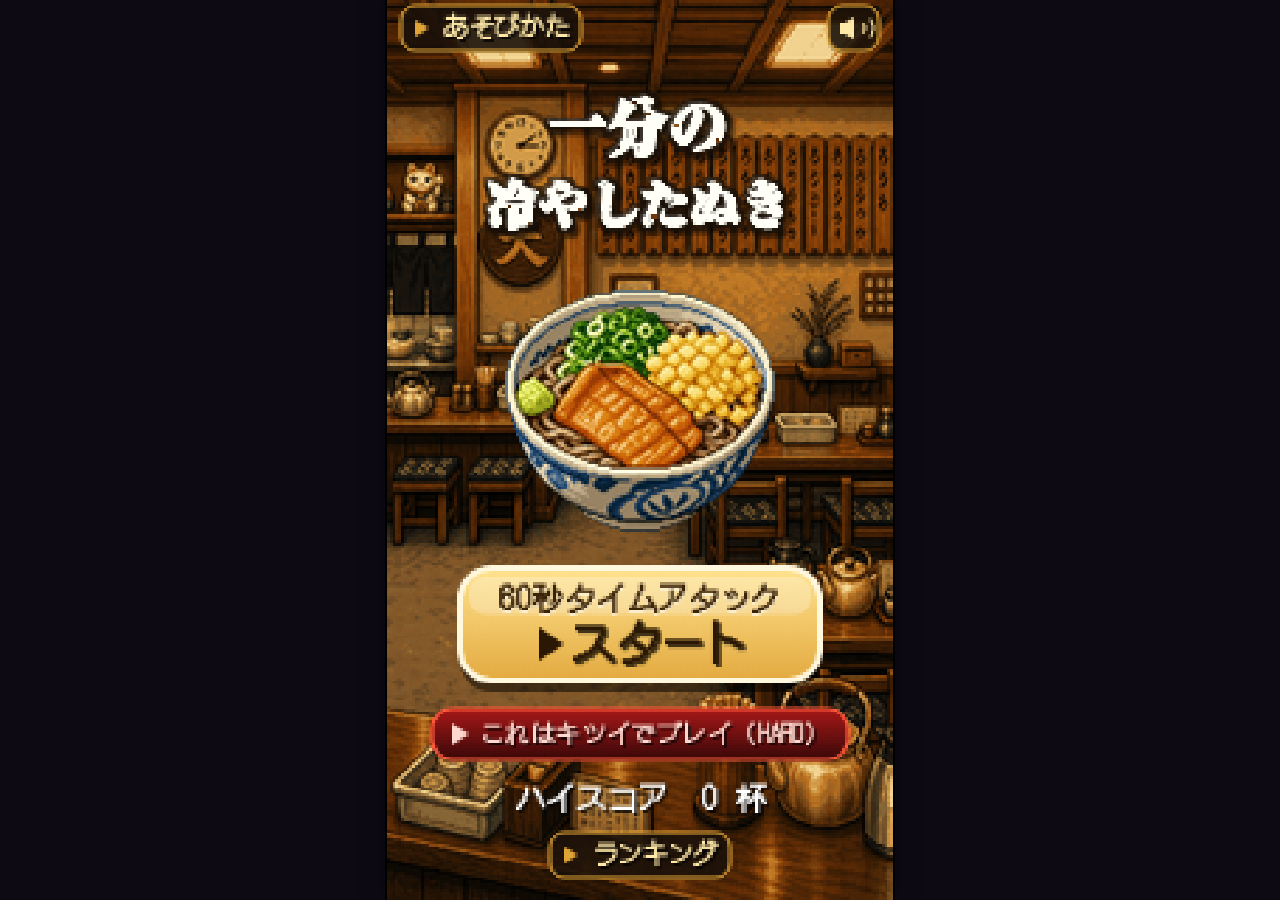
<file: index.html>
<!DOCTYPE html>
<html lang="ja">
<head>
  <meta charset="UTF-8">
  <!-- Google Tag Manager -->
  <script>(function(w,d,s,l,i){w[l]=w[l]||[];w[l].push({'gtm.start':
  new Date().getTime(),event:'gtm.js'});var f=d.getElementsByTagName(s)[0],
  j=d.createElement(s),dl=l!='dataLayer'?'&l='+l:'';j.async=true;j.src=
  'https://www.googletagmanager.com/gtm.js?id='+i+dl;f.parentNode.insertBefore(j,f);
  })(window,document,'script','dataLayer','GTM-N5T5V6X6');</script>
  <!-- End Google Tag Manager -->
  <meta name="viewport" content="width=device-width, initial-scale=1.0, maximum-scale=1.0, user-scalable=no, viewport-fit=cover">
  <meta name="theme-color" content="#0d0a14">
  <title>一分の冷やしたぬき</title>
  <link rel="icon" type="image/png" href="assets/bowl_done.png">
  <meta name="description" content="冷やしたぬきタイムアタック。60秒で何杯出せるか競う爽快フリック盛り付けゲーム。">
  <meta property="og:type" content="website">
  <meta property="og:url" content="https://hiyashi-tanuki.pages.dev/">
  <meta property="og:title" content="一分の冷やしたぬき">
  <meta property="og:description" content="冷やしたぬきタイムアタック。60秒で何杯出せるか競う爽快フリック盛り付けゲーム。">
  <meta property="og:image" content="https://hiyashi-tanuki.pages.dev/assets/ogp.png">
  <meta property="og:image:secure_url" content="https://hiyashi-tanuki.pages.dev/assets/ogp.png">
  <meta property="og:image:type" content="image/png">
  <meta property="og:image:width" content="1200">
  <meta property="og:image:height" content="630">
  <meta property="og:image:alt" content="一分の冷やしたぬき">
  <meta name="twitter:card" content="summary_large_image">
  <meta name="twitter:title" content="一分の冷やしたぬき">
  <meta name="twitter:description" content="冷やしたぬきタイムアタック。60秒で何杯出せるか競う爽快フリック盛り付けゲーム。">
  <meta name="twitter:image" content="https://hiyashi-tanuki.pages.dev/assets/ogp.png">
  <link rel="stylesheet" href="style.css">
</head>
<body>
  <!-- Google Tag Manager (noscript) -->
  <noscript><iframe src="https://www.googletagmanager.com/ns.html?id=GTM-N5T5V6X6"
  height="0" width="0" style="display:none;visibility:hidden"></iframe></noscript>
  <!-- End Google Tag Manager (noscript) -->
  <div id="stage">
    <!-- 表示用canvas。実サイズ(×dpr)とCSSサイズは game.js が設定する。
         描画は 180×320 のオフスクリーンに行い、ここへ nearest-neighbor で一括拡大する -->
    <canvas id="view"></canvas>
  </div>

  <!-- ランキング登録の名前入力（canvasの上に重ねるモーダル。スマホのキーボードが出る） -->
  <div id="nameModal" hidden>
    <div class="name-box">
      <p class="name-title">ランキングに登録</p>
      <input id="nameInput" type="text" maxlength="6" placeholder="なまえ" autocomplete="off" autocapitalize="off" spellcheck="false">
      <p class="name-hint">なまえは6文字まで</p>
      <div class="name-actions">
        <button id="nameCancel" type="button">やめる</button>
        <button id="nameOk" type="button">登録する</button>
      </div>
    </div>
  </div>

  <!-- 「これはキツイ」再戦時：ドッキリ画像 出す/出さない の確認（登録モーダルと同じ体裁） -->
  <div id="scareModal" hidden>
    <div class="name-box">
      <p class="name-title">ドッキリ画像を出しますか？</p>
      <div class="name-actions">
        <button id="scareNo" type="button">いいえ<span class="btn-sub">出さない</span></button>
        <button id="scareYes" type="button">はい<span class="btn-sub">出す</span></button>
      </div>
    </div>
  </div>

  <!-- ランキング設定 → ゲーム本体。非モジュール。 -->
  <script src="config.js"></script>
  <script src="game.js"></script>
</body>
</html>
</file>
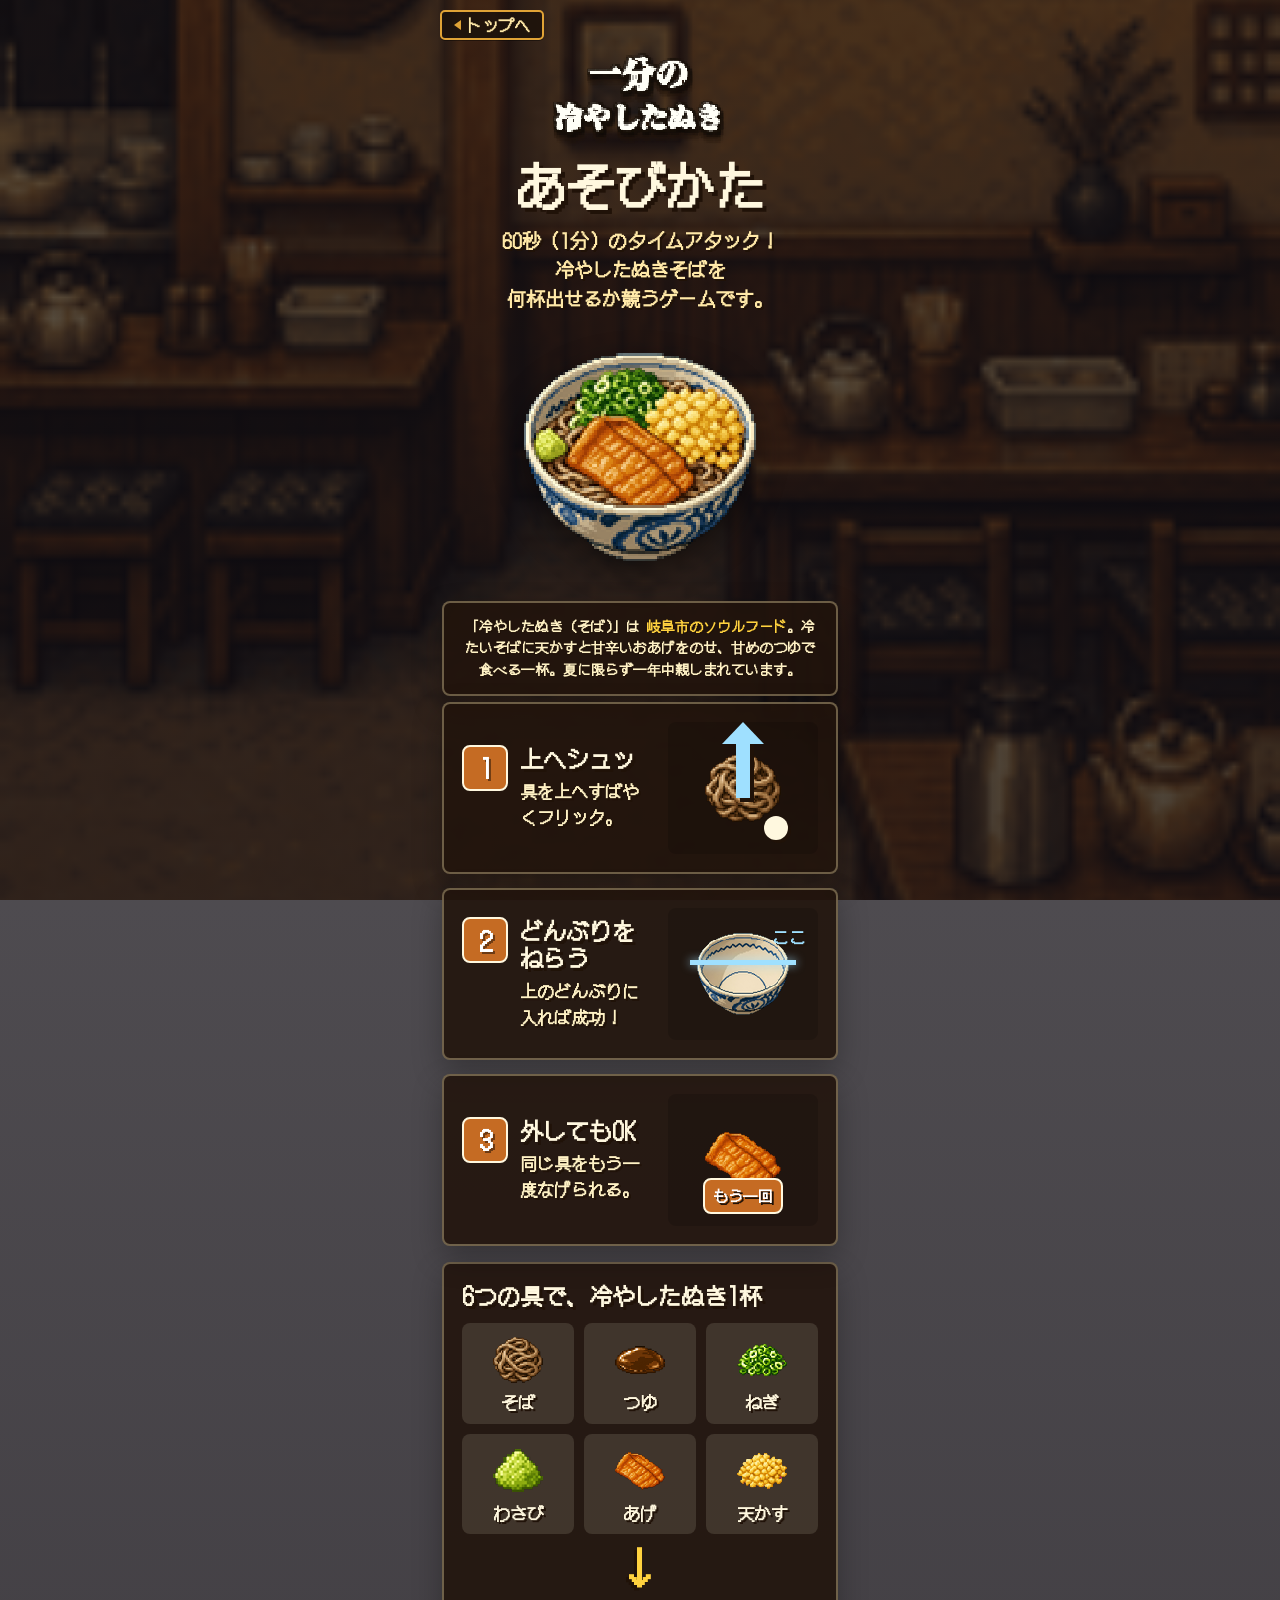
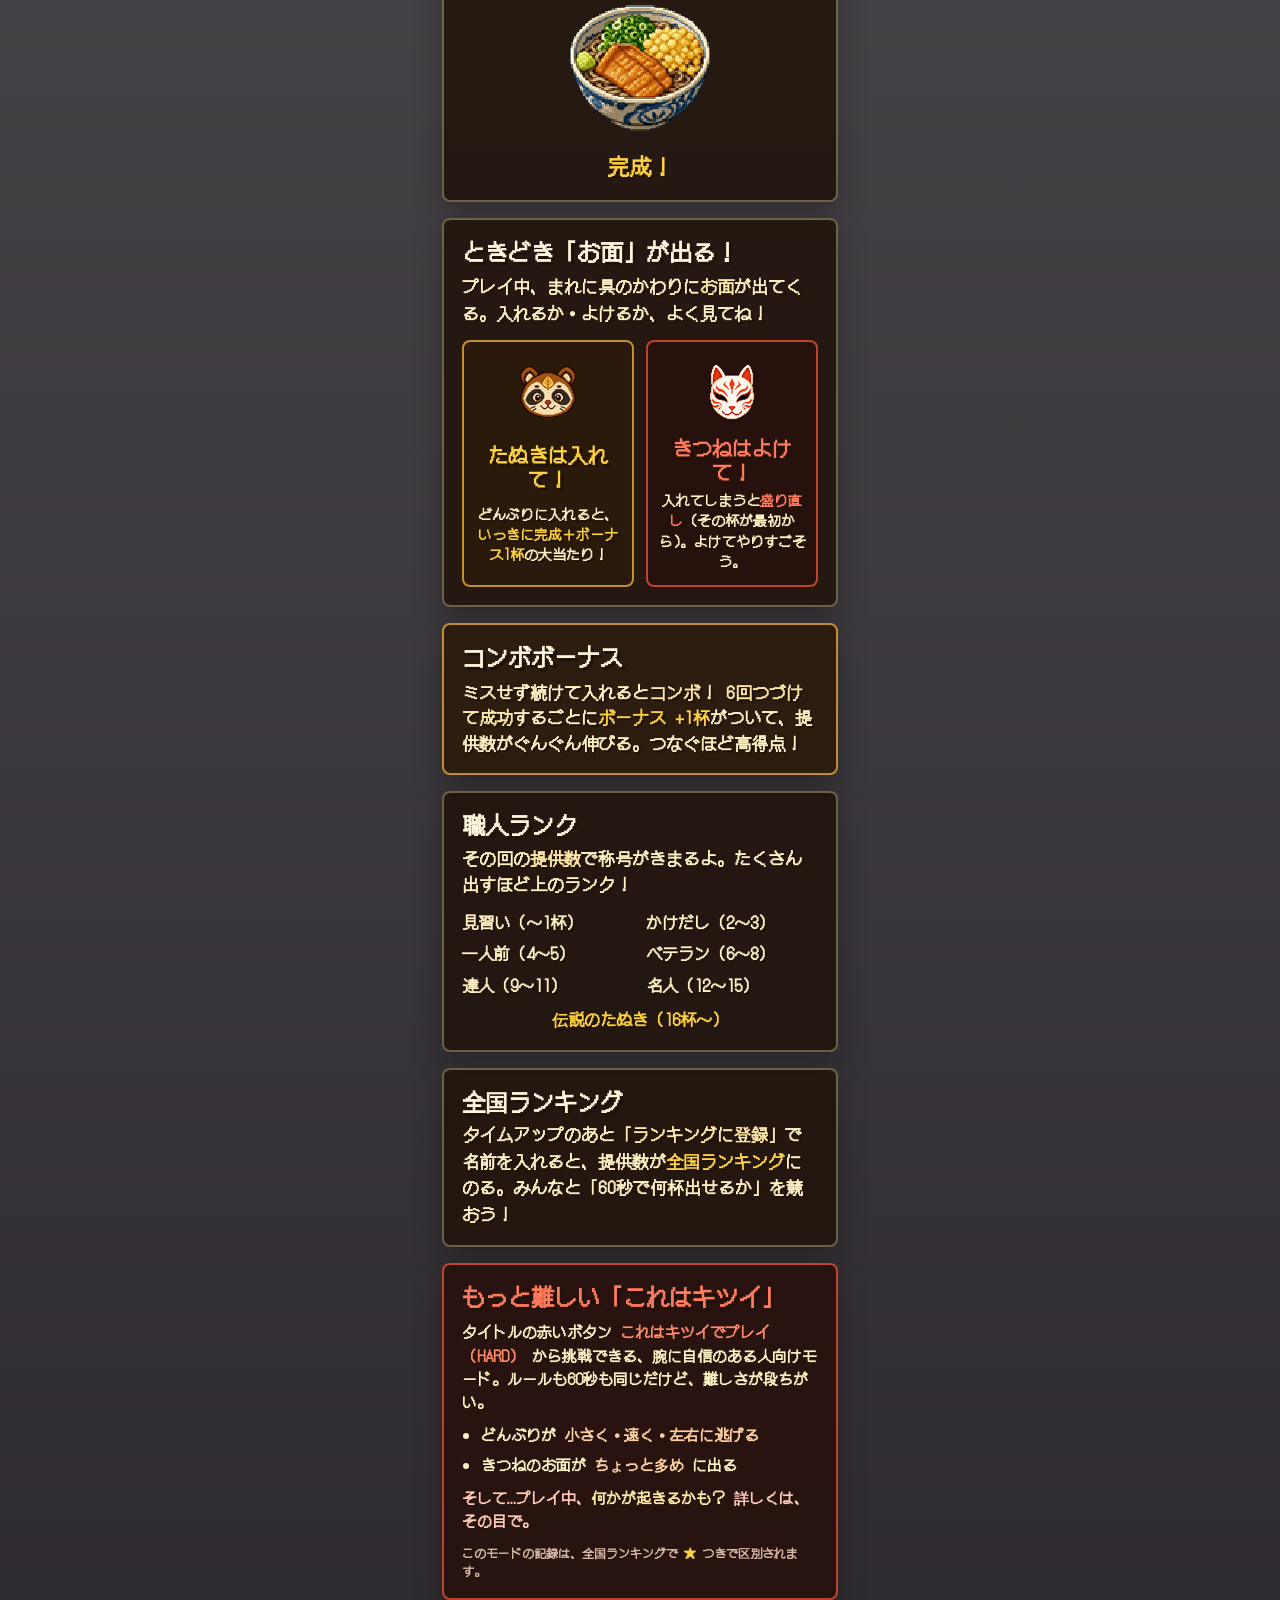
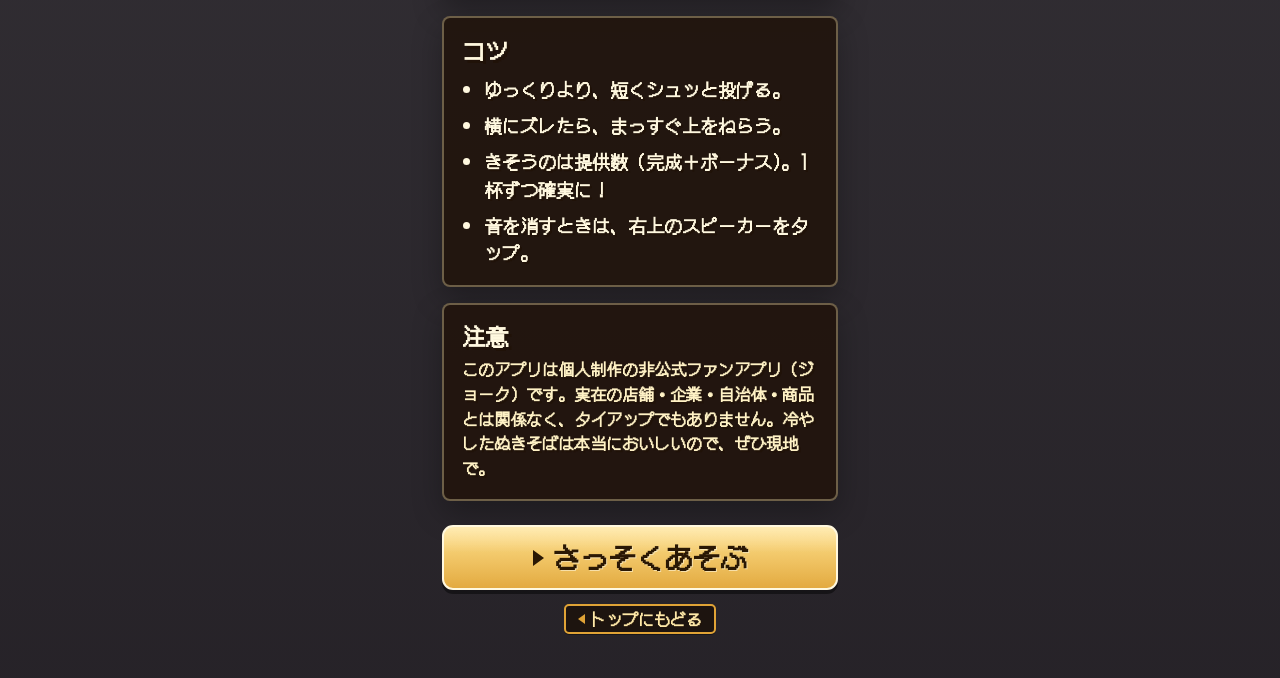
<file: howto.html>
<!DOCTYPE html>
<html lang="ja">
<head>
  <meta charset="UTF-8">
  <!-- Google Tag Manager -->
  <script>(function(w,d,s,l,i){w[l]=w[l]||[];w[l].push({'gtm.start':
  new Date().getTime(),event:'gtm.js'});var f=d.getElementsByTagName(s)[0],
  j=d.createElement(s),dl=l!='dataLayer'?'&l='+l:'';j.async=true;j.src=
  'https://www.googletagmanager.com/gtm.js?id='+i+dl;f.parentNode.insertBefore(j,f);
  })(window,document,'script','dataLayer','GTM-N5T5V6X6');</script>
  <!-- End Google Tag Manager -->
  <!-- トップ(ゲーム)と同じ「固定横幅をスクリーンに合わせて表示」。レスポンシブにしない。 -->
  <meta name="viewport" content="width=420">
  <meta name="theme-color" content="#141016">
  <title>あそびかた | 一分の冷やしたぬき</title>
  <link rel="icon" type="image/png" href="assets/bowl_done.png">
  <meta name="description" content="一分の冷やしたぬきのあそびかた。フリックで具を上のどんぶりへ盛りつけ、60秒で何杯出せるか競うゲームです。">
  <link rel="stylesheet" href="howto.css">
</head>
<body>
  <!-- Google Tag Manager (noscript) -->
  <noscript><iframe src="https://www.googletagmanager.com/ns.html?id=GTM-N5T5V6X6"
  height="0" width="0" style="display:none;visibility:hidden"></iframe></noscript>
  <!-- End Google Tag Manager (noscript) -->
  <a class="nav-btn back" href="index.html">トップへ</a>

  <header class="page-head">
    <img class="head-logo" src="assets/title_logo.png" alt="一分の冷やしたぬき">
    <h1>あそびかた</h1>
    <p class="lead">60秒（1分）のタイムアタック！<br>冷やしたぬきそばを<br>何杯出せるか競うゲームです。</p>
  </header>

  <main>
    <figure class="hero">
      <img class="hero-bowl" src="assets/bowl_done.png" alt="完成した冷やしたぬき">
    </figure>

    <section class="local-note" aria-label="ご当地メモ">
      <p>「冷やしたぬき（そば）」は <b class="hi">岐阜市のソウルフード</b>。冷たいそばに<b>天かす</b>と甘辛い<b>おあげ</b>をのせ、甘めのつゆで食べる一杯。夏に限らず<b>一年中</b>親しまれています。</p>
    </section>

    <section class="steps" aria-label="基本のあそびかた">
      <article class="step">
        <div class="step-copy">
          <span class="num">1</span>
          <div>
            <h2>上へシュッ</h2>
            <p>具を上へすばやくフリック。</p>
          </div>
        </div>
        <figure class="diagram flick-diagram" aria-label="上へフリックする図">
          <img src="assets/soba.png" alt="">
          <span class="arrow-up"></span>
          <span class="finger-dot"></span>
        </figure>
      </article>

      <article class="step">
        <div class="step-copy">
          <span class="num">2</span>
          <div>
            <h2>どんぶりをねらう</h2>
            <p>上のどんぶりに入れば成功！</p>
          </div>
        </div>
        <figure class="diagram bowl-diagram" aria-label="どんぶりをねらう図">
          <img src="assets/bowl_empty.png" alt="">
          <span class="target-line"></span>
          <span class="target-label">ここ</span>
        </figure>
      </article>

      <article class="step">
        <div class="step-copy">
          <span class="num">3</span>
          <div>
            <h2>外してもOK</h2>
            <p>同じ具をもう一度なげられる。</p>
          </div>
        </div>
        <figure class="diagram retry-diagram" aria-label="もう一度投げる図">
          <img src="assets/age.png" alt="">
          <span class="retry-arrow">もう一回</span>
        </figure>
      </article>
    </section>

    <section class="order" aria-label="1杯ができるまで">
      <h2>6つの具で、冷やしたぬき1杯</h2>
      <div class="assembly-flow">
        <ul class="foods">
          <li><span class="food-img"><img src="assets/soba.png" alt=""></span><span class="food-name">そば</span></li>
          <li><span class="food-img"><img src="assets/tsuyu.png" alt=""></span><span class="food-name">つゆ</span></li>
          <li><span class="food-img"><img src="assets/negi.png" alt=""></span><span class="food-name">ねぎ</span></li>
          <li><span class="food-img"><img src="assets/wasabi.png" alt=""></span><span class="food-name">わさび</span></li>
          <li><span class="food-img"><img src="assets/age.png" alt=""></span><span class="food-name">あげ</span></li>
          <li><span class="food-img"><img src="assets/tenkasu.png" alt=""></span><span class="food-name">天かす</span></li>
        </ul>
        <div class="merge-mark" aria-hidden="true">→</div>
        <figure class="complete-figure">
          <img src="assets/bowl_done.png" alt="完成した冷やしたぬき">
          <figcaption>完成！</figcaption>
        </figure>
      </div>
    </section>

    <section class="masks" aria-label="お面アイテム">
      <h2>ときどき「お面」が出る！</h2>
      <p>プレイ中、まれに具のかわりに<b>お面</b>が出てくる。入れるか・よけるか、よく見てね！</p>
      <div class="mask-cards">
        <article class="mask-card good">
          <span class="mask-img"><img src="assets/tanuki_mask.png" alt="たぬきのお面"></span>
          <h3 class="hi">たぬきは入れて！</h3>
          <p>どんぶりに入れると、<b class="hi">いっきに完成＋ボーナス1杯</b>の大当たり！</p>
        </article>
        <article class="mask-card bad">
          <span class="mask-img"><img src="assets/kitsune_mask.png" alt="きつねのお面"></span>
          <h3 class="warn">きつねはよけて！</h3>
          <p>入れてしまうと<b class="warn">盛り直し</b>（その杯が最初から）。よけてやりすごそう。</p>
        </article>
      </div>
    </section>

    <section class="combo" aria-label="コンボボーナス">
      <h2>コンボボーナス</h2>
      <p>ミスせず続けて入れると<b>コンボ</b>！ <b>6回つづけて成功</b>するごとに<b class="hi">ボーナス +1杯</b>がついて、提供数がぐんぐん伸びる。つなぐほど高得点！</p>
    </section>

    <section class="rank-info" aria-label="職人ランク">
      <h2>職人ランク</h2>
      <p>その回の<b>提供数</b>で称号がきまるよ。たくさん出すほど上のランク！</p>
      <ul class="rank-list">
        <li>見習い（〜1杯）</li>
        <li>かけだし（2〜3）</li>
        <li>一人前（4〜5）</li>
        <li>ベテラン（6〜8）</li>
        <li>達人（9〜11）</li>
        <li>名人（12〜15）</li>
        <li class="rank-top"><b class="hi">伝説のたぬき（16杯〜）</b></li>
      </ul>
    </section>

    <section class="ranking-info" aria-label="全国ランキング">
      <h2>全国ランキング</h2>
      <p>タイムアップのあと<b>「ランキングに登録」</b>で名前を入れると、提供数が<b class="hi">全国ランキング</b>にのる。みんなと「60秒で何杯出せるか」を競おう！</p>
    </section>

    <section class="hard" aria-label="これはキツイモード">
      <h2 class="warn">もっと難しい「これはキツイ」</h2>
      <p>タイトルの赤いボタン <b class="warn">これはキツイでプレイ（HARD）</b> から挑戦できる、腕に自信のある人向けモード。ルールも60秒も同じだけど、難しさが段ちがい。</p>
      <ul>
        <li>どんぶりが <b>小さく・速く・左右に逃げる</b></li>
        <li>きつねのお面が <b>ちょっと多め</b> に出る</li>
      </ul>
      <p class="tease">そして…プレイ中、<b>何かが起きるかも？</b> 詳しくは、その目で。</p>
      <p class="caution">このモードの記録は、全国ランキングで <b class="hi">★</b> つきで区別されます。</p>
    </section>

    <section class="tips" aria-label="コツ">
      <h2>コツ</h2>
      <ul>
        <li>ゆっくりより、短くシュッと投げる。</li>
        <li>横にズレたら、まっすぐ上をねらう。</li>
        <li>きそうのは提供数（完成＋ボーナス）。1杯ずつ確実に！</li>
        <li>音を消すときは、右上のスピーカーをタップ。</li>
      </ul>
    </section>

    <section class="notice" aria-label="注意">
      <h2>注意</h2>
      <p>このアプリは個人制作の非公式ファンアプリ（ジョーク）です。実在の店舗・企業・自治体・商品とは関係なく、タイアップでもありません。冷やしたぬきそばは本当においしいので、ぜひ現地で。</p>
    </section>

    <div class="actions" aria-label="ゲームへのリンク">
      <a class="play-btn" href="index.html?play=1">さっそくあそぶ</a>
      <a class="nav-btn" href="index.html">トップにもどる</a>
    </div>
  </main>
</body>
</html>
</file>
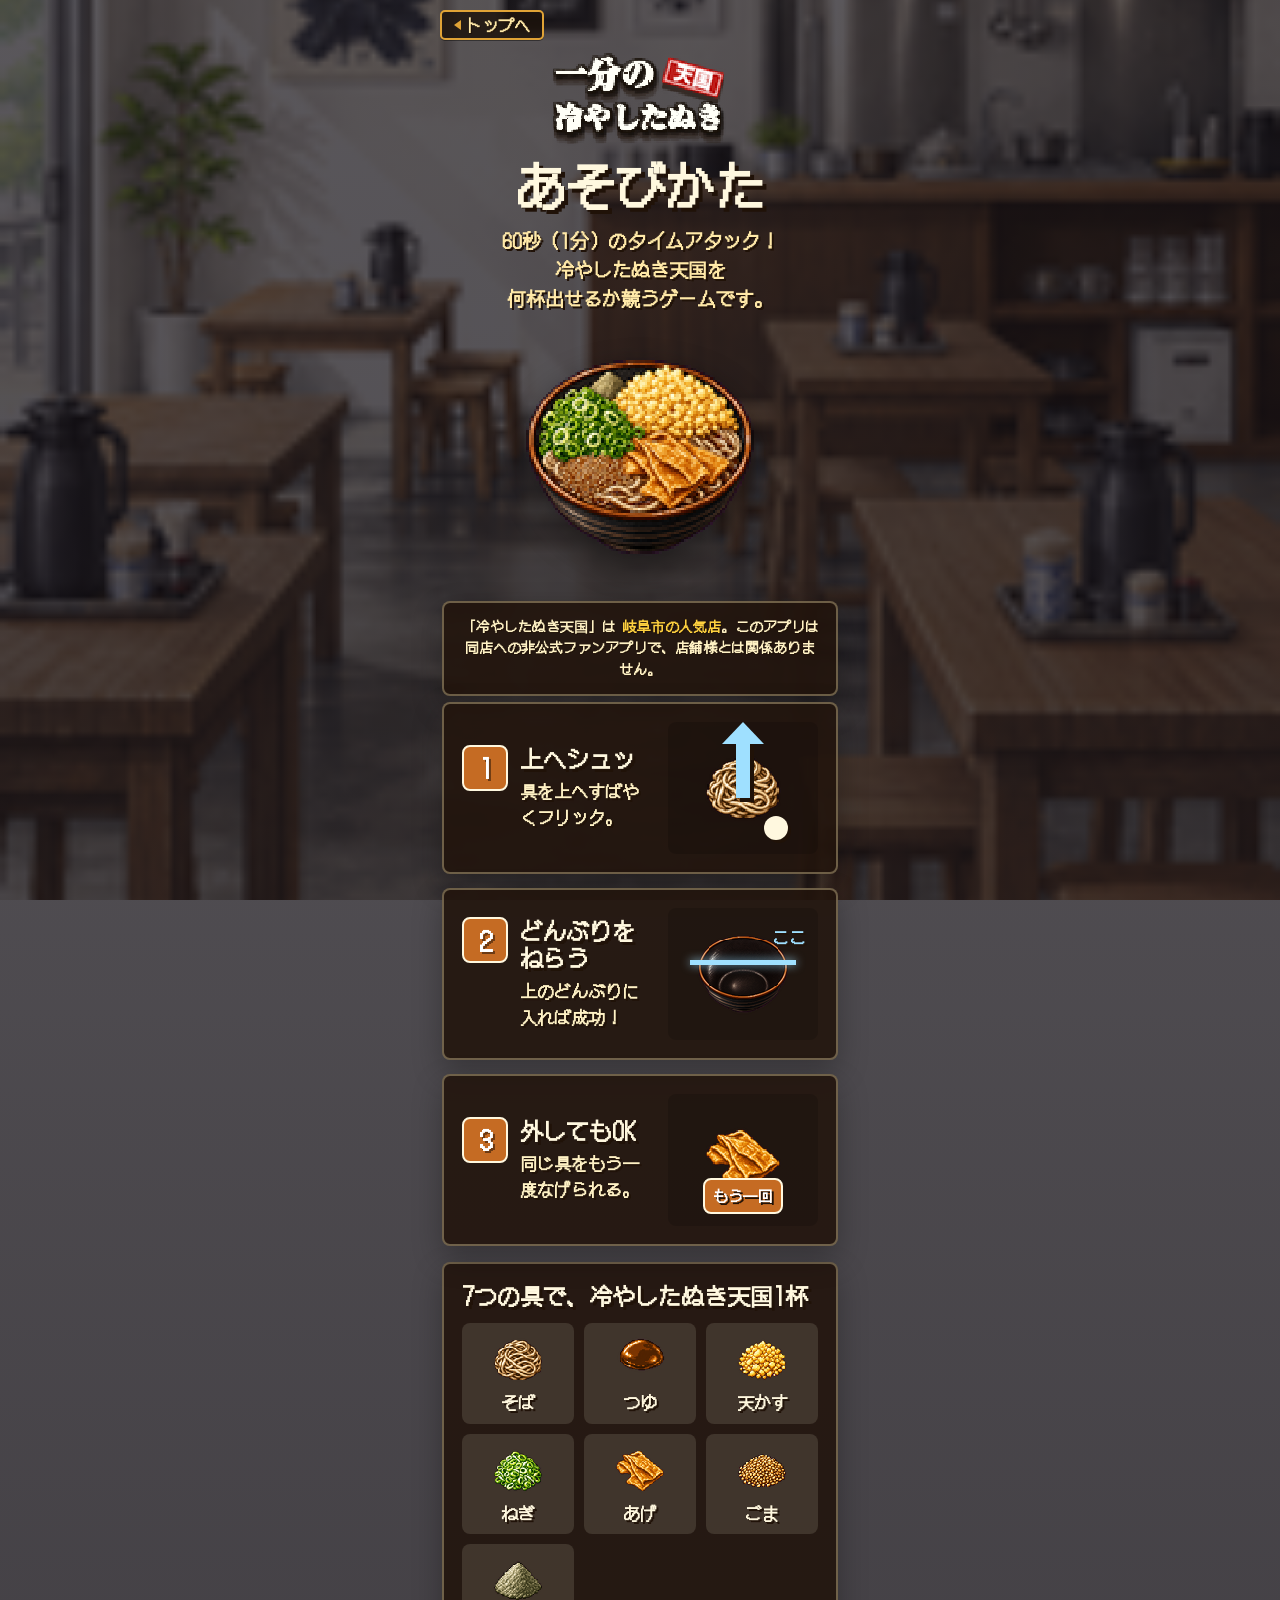
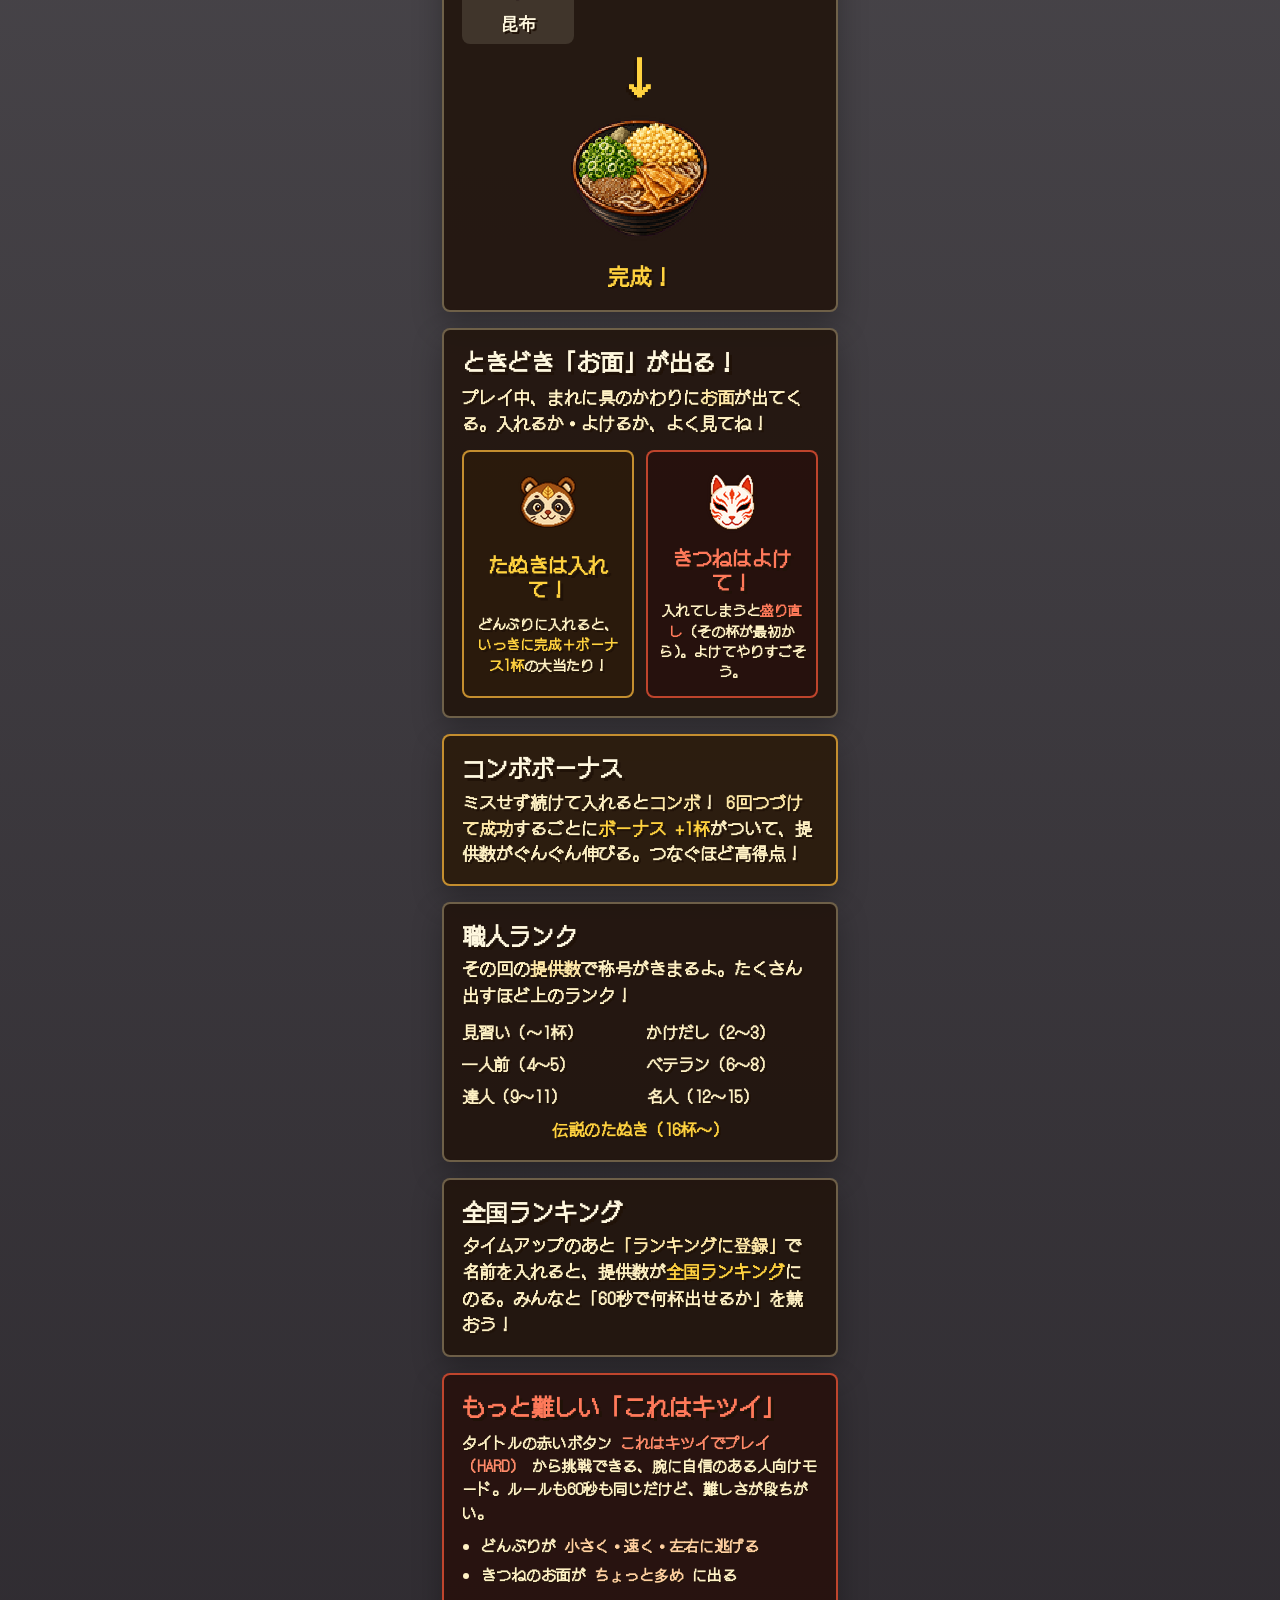
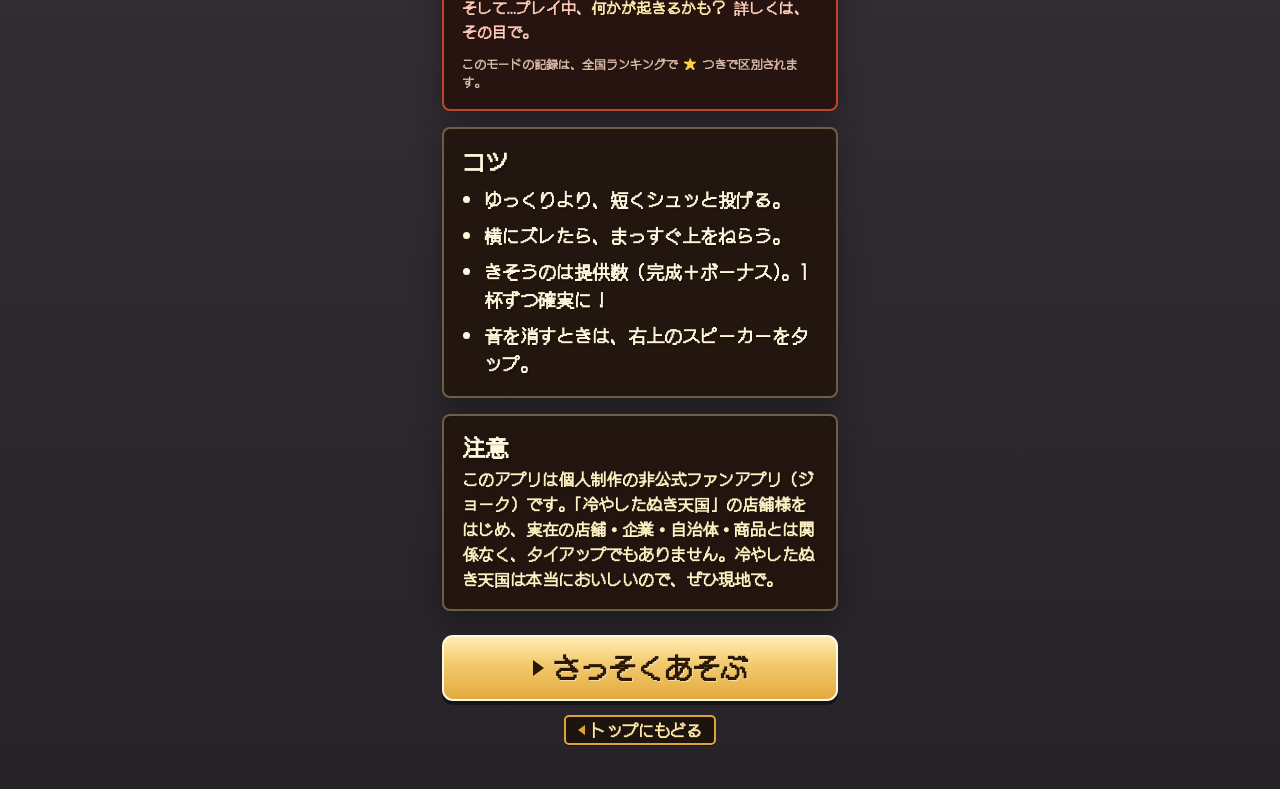
<file: howto_tengoku.html>
<!DOCTYPE html>
<html lang="ja">
<head>
  <meta charset="UTF-8">
  <!-- Google Tag Manager -->
  <script>(function(w,d,s,l,i){w[l]=w[l]||[];w[l].push({'gtm.start':
  new Date().getTime(),event:'gtm.js'});var f=d.getElementsByTagName(s)[0],
  j=d.createElement(s),dl=l!='dataLayer'?'&l='+l:'';j.async=true;j.src=
  'https://www.googletagmanager.com/gtm.js?id='+i+dl;f.parentNode.insertBefore(j,f);
  })(window,document,'script','dataLayer','GTM-N5T5V6X6');</script>
  <!-- End Google Tag Manager -->
  <!-- トップ(ゲーム)と同じ「固定横幅をスクリーンに合わせて表示」。レスポンシブにしない。 -->
  <meta name="viewport" content="width=420">
  <meta name="theme-color" content="#141016">
  <title>あそびかた | 冷やしたぬき天国</title>
  <link rel="icon" type="image/png" href="assets/bowl_tengoku.png">
  <meta name="description" content="冷やしたぬき天国のあそびかた。岐阜の人気店をテーマに、フリックで具を上のどんぶりへ盛りつけ、60秒で何杯出せるか競うゲームです。">
  <link rel="stylesheet" href="howto.css">
  <style>
    /* 天国版は背景を店舗(モダン)に差し替え（howto.cssは共有のためここで上書き） */
    html {
      background:
        linear-gradient(rgba(20, 16, 22, 0.70), rgba(20, 16, 22, 0.92)),
        url("assets/background_tengoku.png") center / cover fixed;
    }
  </style>
</head>
<body>
  <!-- Google Tag Manager (noscript) -->
  <noscript><iframe src="https://www.googletagmanager.com/ns.html?id=GTM-N5T5V6X6"
  height="0" width="0" style="display:none;visibility:hidden"></iframe></noscript>
  <!-- End Google Tag Manager (noscript) -->
  <a class="nav-btn back" href="tengoku.html">トップへ</a>

  <header class="page-head">
    <img class="head-logo" src="assets/title_logo_tengoku_lockup.png" alt="一分の冷やしたぬき 天国版">
    <h1>あそびかた</h1>
    <p class="lead">60秒（1分）のタイムアタック！<br>冷やしたぬき天国を<br>何杯出せるか競うゲームです。</p>
  </header>

  <main>
    <figure class="hero">
      <img class="hero-bowl" src="assets/bowl_tengoku.png" alt="完成した冷やしたぬき天国">
    </figure>

    <section class="local-note" aria-label="店舗紹介">
      <p>「冷やしたぬき天国」は <b class="hi">岐阜市の人気店</b>。このアプリは同店への<b>非公式ファンアプリ</b>で、店舗様とは関係ありません。</p>
    </section>

    <section class="steps" aria-label="基本のあそびかた">
      <article class="step">
        <div class="step-copy">
          <span class="num">1</span>
          <div>
            <h2>上へシュッ</h2>
            <p>具を上へすばやくフリック。</p>
          </div>
        </div>
        <figure class="diagram flick-diagram" aria-label="上へフリックする図">
          <img src="assets/tengoku_soba.png" alt="">
          <span class="arrow-up"></span>
          <span class="finger-dot"></span>
        </figure>
      </article>

      <article class="step">
        <div class="step-copy">
          <span class="num">2</span>
          <div>
            <h2>どんぶりをねらう</h2>
            <p>上のどんぶりに入れば成功！</p>
          </div>
        </div>
        <figure class="diagram bowl-diagram" aria-label="どんぶりをねらう図">
          <img src="assets/bowl_tengoku_empty.png" alt="">
          <span class="target-line"></span>
          <span class="target-label">ここ</span>
        </figure>
      </article>

      <article class="step">
        <div class="step-copy">
          <span class="num">3</span>
          <div>
            <h2>外してもOK</h2>
            <p>同じ具をもう一度なげられる。</p>
          </div>
        </div>
        <figure class="diagram retry-diagram" aria-label="もう一度投げる図">
          <img src="assets/tengoku_age.png" alt="">
          <span class="retry-arrow">もう一回</span>
        </figure>
      </article>
    </section>

    <section class="order" aria-label="1杯ができるまで">
      <h2>7つの具で、冷やしたぬき天国1杯</h2>
      <div class="assembly-flow">
        <ul class="foods">
          <li><span class="food-img"><img src="assets/tengoku_soba.png" alt=""></span><span class="food-name">そば</span></li>
          <li><span class="food-img"><img src="assets/tengoku_tsuyu.png" alt=""></span><span class="food-name">つゆ</span></li>
          <li><span class="food-img"><img src="assets/tengoku_tenkasu.png" alt=""></span><span class="food-name">天かす</span></li>
          <li><span class="food-img"><img src="assets/tengoku_negi.png" alt=""></span><span class="food-name">ねぎ</span></li>
          <li><span class="food-img"><img src="assets/tengoku_age.png" alt=""></span><span class="food-name">あげ</span></li>
          <li><span class="food-img"><img src="assets/tengoku_goma.png" alt=""></span><span class="food-name">ごま</span></li>
          <li><span class="food-img"><img src="assets/tengoku_kombu.png" alt=""></span><span class="food-name">昆布</span></li>
        </ul>
        <div class="merge-mark" aria-hidden="true">→</div>
        <figure class="complete-figure">
          <img src="assets/bowl_tengoku.png" alt="完成した冷やしたぬき天国">
          <figcaption>完成！</figcaption>
        </figure>
      </div>
    </section>

    <section class="masks" aria-label="お面アイテム">
      <h2>ときどき「お面」が出る！</h2>
      <p>プレイ中、まれに具のかわりに<b>お面</b>が出てくる。入れるか・よけるか、よく見てね！</p>
      <div class="mask-cards">
        <article class="mask-card good">
          <span class="mask-img"><img src="assets/tanuki_mask.png" alt="たぬきのお面"></span>
          <h3 class="hi">たぬきは入れて！</h3>
          <p>どんぶりに入れると、<b class="hi">いっきに完成＋ボーナス1杯</b>の大当たり！</p>
        </article>
        <article class="mask-card bad">
          <span class="mask-img"><img src="assets/kitsune_mask.png" alt="きつねのお面"></span>
          <h3 class="warn">きつねはよけて！</h3>
          <p>入れてしまうと<b class="warn">盛り直し</b>（その杯が最初から）。よけてやりすごそう。</p>
        </article>
      </div>
    </section>

    <section class="combo" aria-label="コンボボーナス">
      <h2>コンボボーナス</h2>
      <p>ミスせず続けて入れると<b>コンボ</b>！ <b>6回つづけて成功</b>するごとに<b class="hi">ボーナス +1杯</b>がついて、提供数がぐんぐん伸びる。つなぐほど高得点！</p>
    </section>

    <section class="rank-info" aria-label="職人ランク">
      <h2>職人ランク</h2>
      <p>その回の<b>提供数</b>で称号がきまるよ。たくさん出すほど上のランク！</p>
      <ul class="rank-list">
        <li>見習い（〜1杯）</li>
        <li>かけだし（2〜3）</li>
        <li>一人前（4〜5）</li>
        <li>ベテラン（6〜8）</li>
        <li>達人（9〜11）</li>
        <li>名人（12〜15）</li>
        <li class="rank-top"><b class="hi">伝説のたぬき（16杯〜）</b></li>
      </ul>
    </section>

    <section class="ranking-info" aria-label="全国ランキング">
      <h2>全国ランキング</h2>
      <p>タイムアップのあと<b>「ランキングに登録」</b>で名前を入れると、提供数が<b class="hi">全国ランキング</b>にのる。みんなと「60秒で何杯出せるか」を競おう！</p>
    </section>

    <section class="hard" aria-label="これはキツイモード">
      <h2 class="warn">もっと難しい「これはキツイ」</h2>
      <p>タイトルの赤いボタン <b class="warn">これはキツイでプレイ（HARD）</b> から挑戦できる、腕に自信のある人向けモード。ルールも60秒も同じだけど、難しさが段ちがい。</p>
      <ul>
        <li>どんぶりが <b>小さく・速く・左右に逃げる</b></li>
        <li>きつねのお面が <b>ちょっと多め</b> に出る</li>
      </ul>
      <p class="tease">そして…プレイ中、<b>何かが起きるかも？</b> 詳しくは、その目で。</p>
      <p class="caution">このモードの記録は、全国ランキングで <b class="hi">★</b> つきで区別されます。</p>
    </section>

    <section class="tips" aria-label="コツ">
      <h2>コツ</h2>
      <ul>
        <li>ゆっくりより、短くシュッと投げる。</li>
        <li>横にズレたら、まっすぐ上をねらう。</li>
        <li>きそうのは提供数（完成＋ボーナス）。1杯ずつ確実に！</li>
        <li>音を消すときは、右上のスピーカーをタップ。</li>
      </ul>
    </section>

    <section class="notice" aria-label="注意">
      <h2>注意</h2>
      <p>このアプリは個人制作の非公式ファンアプリ（ジョーク）です。「冷やしたぬき天国」の店舗様をはじめ、実在の店舗・企業・自治体・商品とは関係なく、タイアップでもありません。冷やしたぬき天国は本当においしいので、ぜひ現地で。</p>
    </section>

    <div class="actions" aria-label="ゲームへのリンク">
      <a class="play-btn" href="tengoku.html?play=1">さっそくあそぶ</a>
      <a class="nav-btn" href="tengoku.html">トップにもどる</a>
    </div>
  </main>
</body>
</html>
</file>
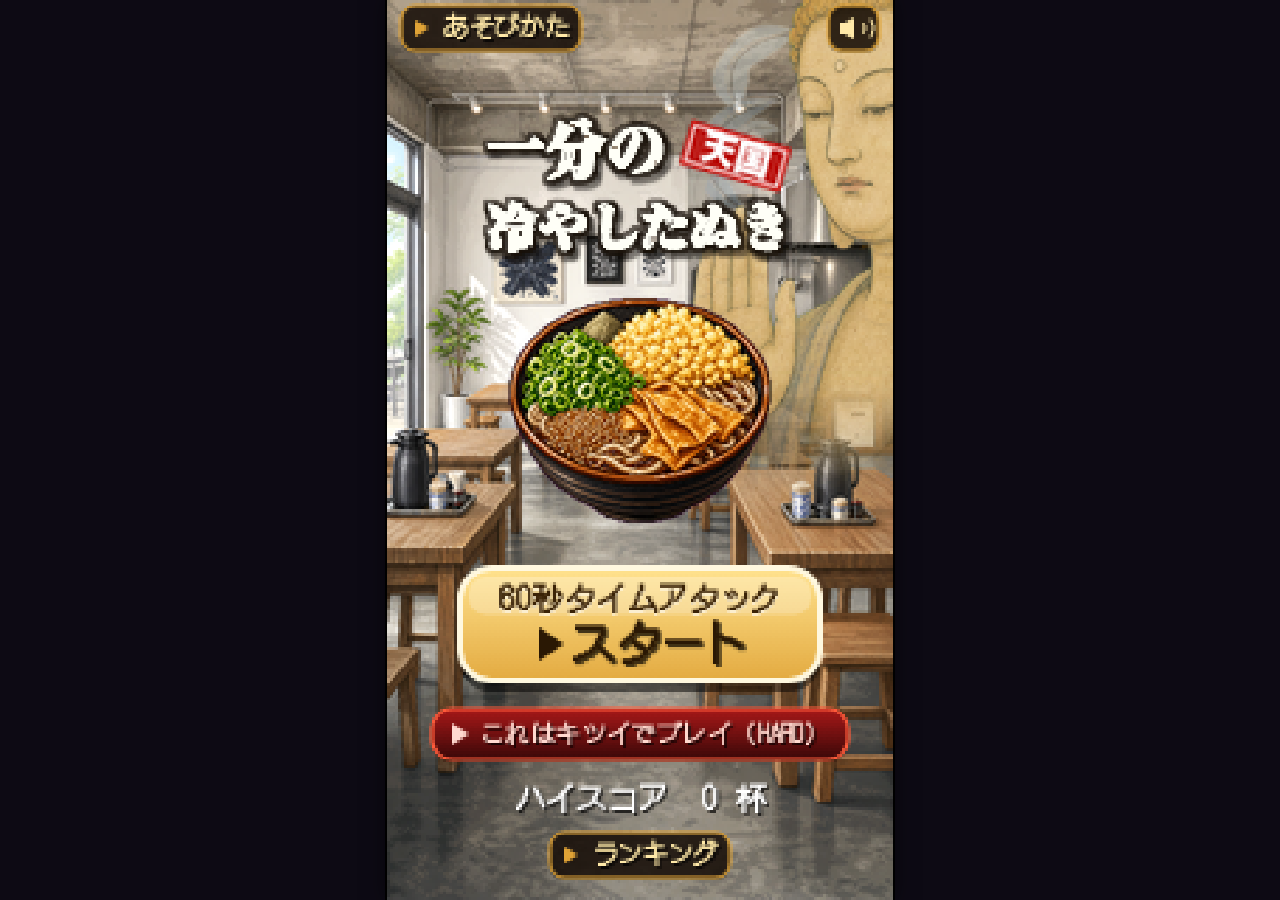
<file: tengoku.html>
<!DOCTYPE html>
<html lang="ja">
<head>
  <meta charset="UTF-8">
  <!-- Google Tag Manager -->
  <script>(function(w,d,s,l,i){w[l]=w[l]||[];w[l].push({'gtm.start':
  new Date().getTime(),event:'gtm.js'});var f=d.getElementsByTagName(s)[0],
  j=d.createElement(s),dl=l!='dataLayer'?'&l='+l:'';j.async=true;j.src=
  'https://www.googletagmanager.com/gtm.js?id='+i+dl;f.parentNode.insertBefore(j,f);
  })(window,document,'script','dataLayer','GTM-N5T5V6X6');</script>
  <!-- End Google Tag Manager -->
  <meta name="viewport" content="width=device-width, initial-scale=1.0, maximum-scale=1.0, user-scalable=no, viewport-fit=cover">
  <meta name="theme-color" content="#0d0a14">
  <title>冷やしたぬき天国</title>
  <link rel="icon" type="image/png" href="assets/bowl_tengoku.png">
  <meta name="description" content="冷やしたぬき天国版。岐阜の人気店をテーマにした、60秒で何杯出せるか競う爽快フリック盛り付けゲーム。">
  <meta property="og:type" content="website">
  <meta property="og:url" content="https://hiyashi-tanuki.pages.dev/tengoku">
  <meta property="og:title" content="冷やしたぬき天国">
  <meta property="og:description" content="冷やしたぬき天国版。岐阜の人気店をテーマにした、60秒で何杯出せるか競う爽快フリック盛り付けゲーム。">
  <meta property="og:image" content="https://hiyashi-tanuki.pages.dev/assets/ogp_tengoku.png">
  <meta property="og:image:secure_url" content="https://hiyashi-tanuki.pages.dev/assets/ogp_tengoku.png">
  <meta property="og:image:type" content="image/png">
  <meta property="og:image:width" content="1200">
  <meta property="og:image:height" content="630">
  <meta property="og:image:alt" content="冷やしたぬき天国">
  <meta name="twitter:card" content="summary_large_image">
  <meta name="twitter:title" content="冷やしたぬき天国">
  <meta name="twitter:description" content="冷やしたぬき天国版。岐阜の人気店をテーマにした、60秒で何杯出せるか競う爽快フリック盛り付けゲーム。">
  <meta name="twitter:image" content="https://hiyashi-tanuki.pages.dev/assets/ogp_tengoku.png">
  <link rel="stylesheet" href="style.css">
</head>
<body>
  <!-- Google Tag Manager (noscript) -->
  <noscript><iframe src="https://www.googletagmanager.com/ns.html?id=GTM-N5T5V6X6"
  height="0" width="0" style="display:none;visibility:hidden"></iframe></noscript>
  <!-- End Google Tag Manager (noscript) -->
  <div id="stage">
    <!-- 表示用canvas。実サイズ(×dpr)とCSSサイズは game.js が設定する。
         描画は 180×320 のオフスクリーンに行い、ここへ nearest-neighbor で一括拡大する -->
    <canvas id="view"></canvas>
  </div>

  <!-- ランキング登録の名前入力（canvasの上に重ねるモーダル。スマホのキーボードが出る） -->
  <div id="nameModal" hidden>
    <div class="name-box">
      <p class="name-title">ランキングに登録</p>
      <input id="nameInput" type="text" maxlength="6" placeholder="なまえ" autocomplete="off" autocapitalize="off" spellcheck="false">
      <p class="name-hint">なまえは6文字まで</p>
      <div class="name-actions">
        <button id="nameCancel" type="button">やめる</button>
        <button id="nameOk" type="button">登録する</button>
      </div>
    </div>
  </div>

  <!-- 「これはキツイ」再戦時：ドッキリ画像 出す/出さない の確認（登録モーダルと同じ体裁） -->
  <div id="scareModal" hidden>
    <div class="name-box">
      <p class="name-title">ドッキリ画像を出しますか？</p>
      <div class="name-actions">
        <button id="scareNo" type="button">いいえ<span class="btn-sub">出さない</span></button>
        <button id="scareYes" type="button">はい<span class="btn-sub">出す</span></button>
      </div>
    </div>
  </div>

  <!-- ランキング設定 → ゲーム本体。非モジュール。 -->
  <script>window.GAME_VERSION='tengoku';</script>
  <script src="config.js"></script>
  <script src="game.js"></script>
</body>
</html>
</file>
<file: style.css>
/* 冷やしたぬきそば — レトロ・ドット絵ゲーム
   論理解像度 180×320 を nearest-neighbor で拡大表示する */

/* レトロなドットフォント。assets/fonts/ にファイルを置くと反映（未配置でも丸ゴシックにフォールバック）。
   woff2 優先・ttf は file:// 直開きのフォールバック。Codex がフォントファイルを配置する想定。 */
@font-face {
  font-family: "PixelFont";
  src: url("assets/fonts/pixel.woff2") format("woff2"),
       url("assets/fonts/pixel.ttf") format("truetype");
  font-weight: normal;
  font-style: normal;
  font-display: swap;
}

* {
  margin: 0;
  padding: 0;
  box-sizing: border-box;
}

html, body {
  width: 100%;
  height: 100%;
  background: #0d0a14;
  overflow: hidden;
  -webkit-tap-highlight-color: transparent;
  -webkit-user-select: none;
  user-select: none;
  touch-action: none;
  overscroll-behavior: none;
}

#stage {
  position: fixed;
  inset: 0;
  display: flex;
  align-items: center;
  justify-content: center;
  /* 切り欠き(ノッチ)対応 */
  padding: env(safe-area-inset-top) env(safe-area-inset-right) env(safe-area-inset-bottom) env(safe-area-inset-left);
}

#view {
  /* ドット絵をくっきり拡大（nearest-neighbor） */
  image-rendering: pixelated;
  image-rendering: crisp-edges;
  touch-action: none;
  display: block;
  background: #000;
  /* レトロな縁取り */
  box-shadow: 0 0 0 2px #000, 0 0 20px rgba(0, 0, 0, 0.6);
}

/* ============ モーダル（名前入力／ドッキリ確認。canvasの上に重ねる・共通体裁） ============ */
#nameModal,
#scareModal {
  position: fixed;
  inset: 0;
  z-index: 10;
  display: flex;
  align-items: center;
  justify-content: center;
  padding: 16px;
  background: rgba(0, 0, 0, 0.62);
  -webkit-tap-highlight-color: transparent;
}

#nameModal[hidden],
#scareModal[hidden] { display: none; }

.name-box {
  width: min(300px, 90%);
  padding: 18px 16px 16px;
  border: 2px solid #caa24a;
  border-radius: 12px;
  background: linear-gradient(#2b1b0e, #1b1009);
  box-shadow: 0 12px 36px rgba(0, 0, 0, 0.5);
  text-align: center;
  font-family: "PixelFont", "Hiragino Maru Gothic ProN", "Yu Gothic", sans-serif;
  color: #fff8df;
}

.name-title {
  margin: 0 0 12px;
  font-size: 18px;
  font-weight: 900;
  color: #ffd23f;
  text-shadow: 2px 2px 0 #201208;
}

#nameInput {
  width: 100%;
  min-height: 44px;
  padding: 8px 12px;
  border: 2px solid #e0a336;
  border-radius: 8px;
  background: rgba(255, 248, 223, 0.96);
  color: #201208;
  font-family: inherit;
  font-size: 20px;
  font-weight: 900;
  text-align: center;
  outline: none;
}

#nameInput::placeholder { color: #9c8a66; }

.name-hint {
  margin: 8px 0 0;
  font-size: 12px;
  font-weight: 700;
  color: #c9b483;
  text-shadow: 1px 1px 0 #201208;
}

.name-actions {
  display: flex;
  gap: 10px;
  margin-top: 14px;
}

.name-actions button {
  flex: 1;
  min-height: 46px;
  border-radius: 10px;
  font-family: inherit;
  font-size: 17px;
  font-weight: 900;
  cursor: pointer;
}

/* 登録「登録する」と ドッキリ「はい・出す」＝金の主ボタン */
#nameOk,
#scareYes {
  border: 2px solid #fff8df;
  background: linear-gradient(#ffe28e, #e3aa40);
  color: #2a1804;
  box-shadow: 0 3px 0 rgba(0, 0, 0, 0.4);
  text-shadow: 1px 1px 0 rgba(255, 248, 223, 0.6);
}

/* 登録「やめる」と ドッキリ「いいえ・出さない」＝暗色の副ボタン */
#nameCancel,
#scareNo {
  border: 2px solid #e0a336;
  background: rgba(28, 18, 10, 0.82);
  color: #ffe9a8;
  text-shadow: 1px 1px 0 #201208;
}

/* ドッキリ確認モーダルのサブ文言（出す/出さない）。ボタン色は登録モーダルと共通配色。 */
.btn-sub {
  display: block;
  font-size: 11px;
  font-weight: 700;
  opacity: 0.85;
  margin-top: 1px;
}
</file>
<file: howto.css>
@font-face {
  font-family: "PixelFont";
  src: url("assets/fonts/pixel.woff2") format("woff2"),
       url("assets/fonts/pixel.ttf") format("truetype");
  font-weight: normal;
  font-style: normal;
  font-display: swap;
}

* { box-sizing: border-box; }

/* 背景は画面全体。コンテンツは固定420pxの縦カラムで中央に乗せる（トップと同じ固定横幅の作り） */
html {
  min-height: 100%;
  background:
    linear-gradient(rgba(20, 16, 22, 0.70), rgba(20, 16, 22, 0.92)),
    url("assets/background.png") center / cover fixed;
}

body {
  position: relative;
  max-width: 420px;
  min-height: 100vh;
  margin: 0 auto;
  padding: 0 0 44px;
  color: #fff8df;
  font-family: "PixelFont", "Hiragino Kaku Gothic ProN", "Yu Gothic", monospace;
  line-height: 1.55;
  overflow-wrap: anywhere;
  -webkit-font-smoothing: none;
  font-smooth: never;
  text-rendering: optimizeSpeed;
}

a { color: inherit; }
img { max-width: 100%; }

/* ============ ナビボタン（◀ 戻る）＝結果画面の「トップへ」と統一 ============ */
.nav-btn {
  display: inline-flex;
  align-items: center;
  justify-content: center;
  gap: 5px;
  min-height: 30px;
  padding: 4px 12px;
  border: 2px solid #e0a336;
  border-radius: 5px;
  background: rgba(28, 18, 10, 0.82);
  color: #ffe9a8;
  text-decoration: none;
  font-size: 16px;
  font-weight: 900;
  line-height: 1;
  box-shadow: 0 1px 0 rgba(0, 0, 0, 0.4);
  text-shadow: 1px 1px 0 #201208;
}

/* ◀ は DotGothic16 にグリフが無く非ドットになるため、CSSの三角形で描く（canvasボタンの図形描画と統一） */
.nav-btn::before {
  content: "";
  width: 0;
  height: 0;
  border-right: 7px solid #e0a336;
  border-top: 5px solid transparent;
  border-bottom: 5px solid transparent;
}

.back {
  position: absolute;
  top: 10px;
  left: 10px;
  z-index: 2;
}

/* ============ ヘッダー（ロゴ＋あそびかた＋リード）＝センター ============ */
.page-head {
  width: calc(100% - 24px);
  margin: 0 auto;
  padding: 44px 0 6px;          /* ロゴ上に少し余白 */
  text-align: center;
}

.head-logo {
  display: block;
  width: 250px;                 /* 下の「あそびかた」(50px×5字=約250px)と同じ横幅に */
  height: auto;
  margin: 0 auto 2px;
  image-rendering: pixelated;
  filter: drop-shadow(0 6px 0 rgba(32, 18, 8, 0.6));
}

.page-head h1 {
  margin: 0;
  font-size: 50px;
  line-height: 1;
  text-shadow: 4px 4px 0 #201208;
}

.lead {
  margin: 16px 0 0;             /* タイトル「あそびかた」の下に少し余白 */
  font-size: 19px;
  font-weight: 900;
  color: #ffe9a8;
  text-shadow: 2px 2px 0 #201208;
}

main {
  width: calc(100% - 24px);
  margin: 0 auto;
}

/* メインビジュアル（完成丼）。96x96スプライトをドット拡大。手順枠と余白を取る。 */
.hero {
  margin: 22px 0 22px;
  text-align: center;
}

.hero-bowl {
  width: 232px;
  height: auto;
  image-rendering: pixelated;
  filter: drop-shadow(0 12px 16px rgba(0, 0, 0, 0.45));
}

/* ============ 共通カード ============ */
.step,
.order,
.tips,
.notice,
.ranking-info,
.rank-info {
  border: 2px solid rgba(255, 236, 180, 0.34);
  border-radius: 8px;
  background: rgba(33, 20, 12, 0.88);
  box-shadow: 0 12px 30px rgba(0, 0, 0, 0.28);
}

/* コンボでおまけ杯：やりこみの核なので金枠で強調 */
.combo {
  margin-top: 16px;
  padding: 18px;
  border: 2px solid rgba(224, 163, 54, 0.85);
  border-radius: 8px;
  background: rgba(44, 28, 12, 0.92);
  box-shadow: 0 12px 30px rgba(0, 0, 0, 0.28);
}

.combo p {
  margin: 8px 0 0;
  color: #fff2c5;
  font-size: 17px;
  font-weight: 900;
  line-height: 1.5;
  text-shadow: 2px 2px 0 #201208;
}

.combo b, .ranking-info b, .rank-info b { color: #ffe9a8; }
.combo .hi, .ranking-info .hi, .rank-info .hi { color: #ffd23f; }

/* ============ これはキツイ（高難度モード）：危険系なので赤枠で強調 ============ */
.hard {
  margin-top: 16px;
  padding: 18px;
  border: 2px solid rgba(255, 90, 58, 0.7);
  border-radius: 8px;
  background: rgba(40, 18, 14, 0.92);
  box-shadow: 0 12px 30px rgba(0, 0, 0, 0.28);
}
.hard h2.warn { color: #ff7a5a; }
.hard p { margin: 10px 0 0; color: #fff2c5; font-size: 15px; font-weight: 700; line-height: 1.55; text-shadow: 1px 1px 0 #201208; }
.hard p b { color: #ffe9a8; }
.hard p b.warn { color: #ff8a6a; }
.hard p .hi { color: #ffd23f; }
.hard ul { margin: 10px 0 0; padding-left: 1.2em; }
.hard li { color: #fff2c5; font-size: 15px; font-weight: 700; line-height: 1.55; text-shadow: 1px 1px 0 #201208; }
.hard li + li { margin-top: 6px; }
.hard li b { color: #ffd0a0; }
.hard .tease { color: #ffcaba; }
.hard .caution { margin-top: 12px; font-size: 12px; font-weight: 700; color: #d8b9a8; line-height: 1.5; }

/* ============ ご当地メモ（冷やしたぬき＝岐阜市のソウルフード） ============ */
.local-note {
  margin-top: 14px;
  padding: 13px 16px;
  border: 2px solid rgba(255, 236, 180, 0.34);
  border-radius: 8px;
  background: rgba(33, 20, 12, 0.88);
  box-shadow: 0 12px 30px rgba(0, 0, 0, 0.28);
  text-align: center;
}
.local-note p { margin: 0; color: #fff2c5; font-size: 14px; font-weight: 700; line-height: 1.55; text-shadow: 1px 1px 0 #201208; }
.local-note .hi { color: #ffd23f; }

/* ============ お面アイテム（読み合い）：たぬき=入れる(金) / きつね=よける(赤) ============ */
.masks {
  margin-top: 16px;
  padding: 18px;
  border: 2px solid rgba(255, 236, 180, 0.34);
  border-radius: 8px;
  background: rgba(33, 20, 12, 0.88);
  box-shadow: 0 12px 30px rgba(0, 0, 0, 0.28);
}
.masks > p {
  margin: 8px 0 0;
  color: #fff2c5;
  font-size: 17px;
  font-weight: 900;
  text-shadow: 2px 2px 0 #201208;
}
.masks > p b { color: #ffe9a8; }
.mask-cards {
  display: grid;
  grid-template-columns: 1fr 1fr;
  gap: 12px;
  margin-top: 14px;
}
.mask-card {
  display: grid;
  justify-items: center;
  gap: 6px;
  padding: 14px 10px;
  border-radius: 8px;
  text-align: center;
}
.mask-card.good { border: 2px solid rgba(224, 163, 54, 0.85); background: rgba(44, 28, 12, 0.92); }
.mask-card.bad  { border: 2px solid rgba(255, 90, 58, 0.70);  background: rgba(40, 18, 14, 0.92); }
.mask-img {
  display: grid;
  place-items: center;
  width: 72px;
  height: 72px;
}
.mask-img img {
  width: 64px;
  height: 64px;
  object-fit: contain;
  image-rendering: pixelated;
}
.mask-card h3 { margin: 2px 0 0; font-size: 20px; }
.mask-card h3.hi { color: #ffd23f; }
.mask-card h3.warn { color: #ff7a5a; }
.mask-card p {
  margin: 0;
  color: #fff2c5;
  font-size: 14px;
  font-weight: 900;
  line-height: 1.45;
  text-shadow: 2px 2px 0 #201208;
}
.mask-card .hi { color: #ffd23f; }
.mask-card .warn { color: #ff7a5a; }

/* 職人ランク一覧（提供数→称号）。2カラムでコンパクト、最上位は1行使って強調。 */
.rank-list {
  display: grid;
  grid-template-columns: 1fr 1fr;
  gap: 7px 12px;
  margin: 12px 0 0;
  padding: 0;
  list-style: none;
  color: #fff2c5;
  font-size: 16px;
  font-weight: 900;
  text-shadow: 2px 2px 0 #201208;
}
.rank-list .rank-top {
  grid-column: 1 / -1;
  margin-top: 2px;
  text-align: center;
}

h2, h3 {
  margin: 0 0 6px;
  line-height: 1.2;
  text-shadow: 3px 3px 0 #201208;
}

h2 { font-size: 23px; }
h3 { font-size: 25px; }

/* ============ 4ステップ（常に「説明 ｜ 図表150px」の2カラム＝図表が崩れない） ============ */
.steps {
  display: grid;
  grid-template-columns: 1fr;
  gap: 14px;
  margin-top: 6px;
}

.step {
  display: grid;
  grid-template-columns: minmax(0, 1fr) 150px;
  gap: 14px;
  align-items: center;
  padding: 18px;
}

.step-copy {
  display: grid;
  grid-template-columns: 46px minmax(0, 1fr);
  gap: 12px;
  align-items: start;
  min-width: 0;
}

.num {
  display: grid;
  place-items: center;
  width: 46px;
  height: 46px;
  border: 2px solid #fff8df;
  border-radius: 8px;
  background: #c56b23;
  color: #fff;
  font-size: 26px;
  font-weight: 900;
  text-shadow: 2px 2px 0 rgba(0, 0, 0, 0.45);
}

.step p,
.notice p,
.ranking-info p,
.rank-info p {
  margin: 0;
  color: #fff2c5;
  font-size: 17px;
  font-weight: 900;
  text-shadow: 2px 2px 0 #201208;
}

/* 図表（150px幅前提の装飾） */
.diagram {
  position: relative;
  display: grid;
  place-items: center;
  width: 150px;
  min-height: 132px;
  margin: 0;
  border-radius: 8px;
  background: rgba(0, 0, 0, 0.16);   /* 明るいクリーム(グレーに見えた)→暗い凹み調に。カードと馴染ませる */
  overflow: hidden;
}

.diagram img {
  width: 76px;
  height: 76px;
  object-fit: contain;
  image-rendering: pixelated;
}

.mini-screen {
  display: grid;
  place-items: center;
  width: 116px;
  min-height: 50px;
  padding: 8px;
  border: 2px solid #fff8df;
  border-radius: 7px;
  background: linear-gradient(#ffe28e, #e3aa40);
  color: #2a1804;
  font-size: 16px;
  font-weight: 900;
  line-height: 1.15;
  text-align: center;
}

.tap-circle {
  position: absolute;
  right: 26px;
  bottom: 24px;
  width: 26px;
  height: 26px;
  border: 4px solid #fff8df;
  border-radius: 50%;
  box-shadow: 0 0 0 8px rgba(255, 248, 223, 0.16);
}

.arrow-up {
  position: absolute;
  top: 16px;
  left: 50%;
  width: 14px;
  height: 60px;
  margin-left: -7px;
  background: #9fe0ff;
  box-shadow: 4px 4px 0 #201208;
}

.arrow-up::before {
  content: "";
  position: absolute;
  top: -16px;
  left: -14px;
  border-right: 21px solid transparent;
  border-bottom: 22px solid #9fe0ff;
  border-left: 21px solid transparent;
}

.finger-dot {
  position: absolute;
  bottom: 14px;
  right: 30px;
  width: 24px;
  height: 24px;
  border-radius: 50%;
  background: #fff8df;
  box-shadow: 3px 3px 0 #201208;
}

.bowl-diagram img {
  width: 92px;
  height: 92px;
}

.target-line {
  position: absolute;
  top: 52px;
  left: 22px;
  right: 22px;
  height: 5px;
  background: #9fe0ff;
  box-shadow: 0 0 10px rgba(159, 224, 255, 0.8);
}

.target-label {
  position: absolute;
  top: 16px;
  right: 12px;
  color: #9fe0ff;
  font-size: 17px;
  font-weight: 900;
  text-shadow: 2px 2px 0 #201208;
}

.retry-arrow {
  position: absolute;
  left: 50%;
  bottom: 12px;
  transform: translateX(-50%);
  padding: 4px 8px;
  border: 2px solid #fff8df;
  border-radius: 8px;
  background: #c56b23;
  color: #fff;
  font-size: 15px;
  font-weight: 900;
  text-shadow: 2px 2px 0 #201208;
  white-space: nowrap;
}

/* ============ 1杯ができるまで（6具材 → 完成）＝縦積み ============ */
.order,
.tips,
.notice,
.ranking-info,
.rank-info {
  margin-top: 16px;
  padding: 18px;
}

.assembly-flow {
  margin-top: 14px;
}

.foods {
  display: grid;
  grid-template-columns: repeat(3, minmax(0, 1fr));
  gap: 10px;
  margin: 0 0 12px;
  padding: 0;
  list-style: none;
}

.foods li {
  display: grid;
  grid-template-rows: 58px auto;
  place-items: center;
  min-height: 94px;
  padding: 8px 4px;
  border-radius: 8px;
  background: rgba(255, 248, 223, 0.12);
  text-align: center;
  font-size: 17px;
  font-weight: 900;
  text-shadow: 2px 2px 0 #201208;
}

.food-img {
  display: grid;
  place-items: center;
  width: 56px;
  height: 56px;
}

.foods img {
  width: 50px;
  height: 50px;
  object-fit: contain;
  image-rendering: pixelated;
}

.merge-mark {
  display: block;
  text-align: center;
  margin: 6px 0;
  color: #ffd23f;
  font-size: 44px;
  font-weight: 900;
  line-height: 1;
  text-shadow: 3px 3px 0 #201208;
  transform: rotate(90deg);
}

.complete-figure {
  margin: 8px 0 0;
  text-align: center;
}

.complete-figure img {
  width: 140px;
  height: auto;
  object-fit: contain;
  image-rendering: pixelated;
}

.complete-figure figcaption {
  margin-top: 4px;
  color: #ffd23f;
  font-size: 22px;
  font-weight: 900;
  text-shadow: 2px 2px 0 #201208;
}

/* ============ コツ / 注意 ============ */
.tips ul {
  margin: 12px 0 0;
  padding-left: 1.2em;
  font-size: 18px;
  font-weight: 900;
  text-shadow: 2px 2px 0 #201208;
}

.tips li + li { margin-top: 8px; }

.notice p {
  font-size: 16px;
  line-height: 1.55;
}

/* ============ 最下部のアクション（プレイ＝主役 / 戻る＝脇役） ============ */
.actions {
  display: grid;
  gap: 14px;
  margin: 24px 0 0;
}

/* プレイボタン＝トップの「スタート」と統一（金グラデ＋上部ツヤ＋白フチ＋濃い影＋▶） */
.play-btn {
  display: flex;
  align-items: center;
  justify-content: center;
  gap: 8px;
  min-height: 56px;
  padding: 9px 18px;
  border: 2px solid #fff8df;
  border-radius: 11px;
  background:
    linear-gradient(rgba(255, 255, 255, 0.32), rgba(255, 255, 255, 0) 42%),
    linear-gradient(#ffe28e, #e3aa40);
  color: #2a1804;
  text-decoration: none;
  font-size: 28px;
  font-weight: 900;
  box-shadow: 0 4px 0 rgba(0, 0, 0, 0.45);
  text-shadow: 1px 1px 0 rgba(255, 248, 223, 0.6);
}

/* ▶ も同様にCSS三角形で（右向き・濃色）。フォントの非ドットフォールバックを避ける */
.play-btn::before {
  content: "";
  width: 0;
  height: 0;
  border-left: 11px solid #2a1804;
  border-top: 8px solid transparent;
  border-bottom: 8px solid transparent;
}

.actions .nav-btn {
  justify-self: center;
}
</file>
